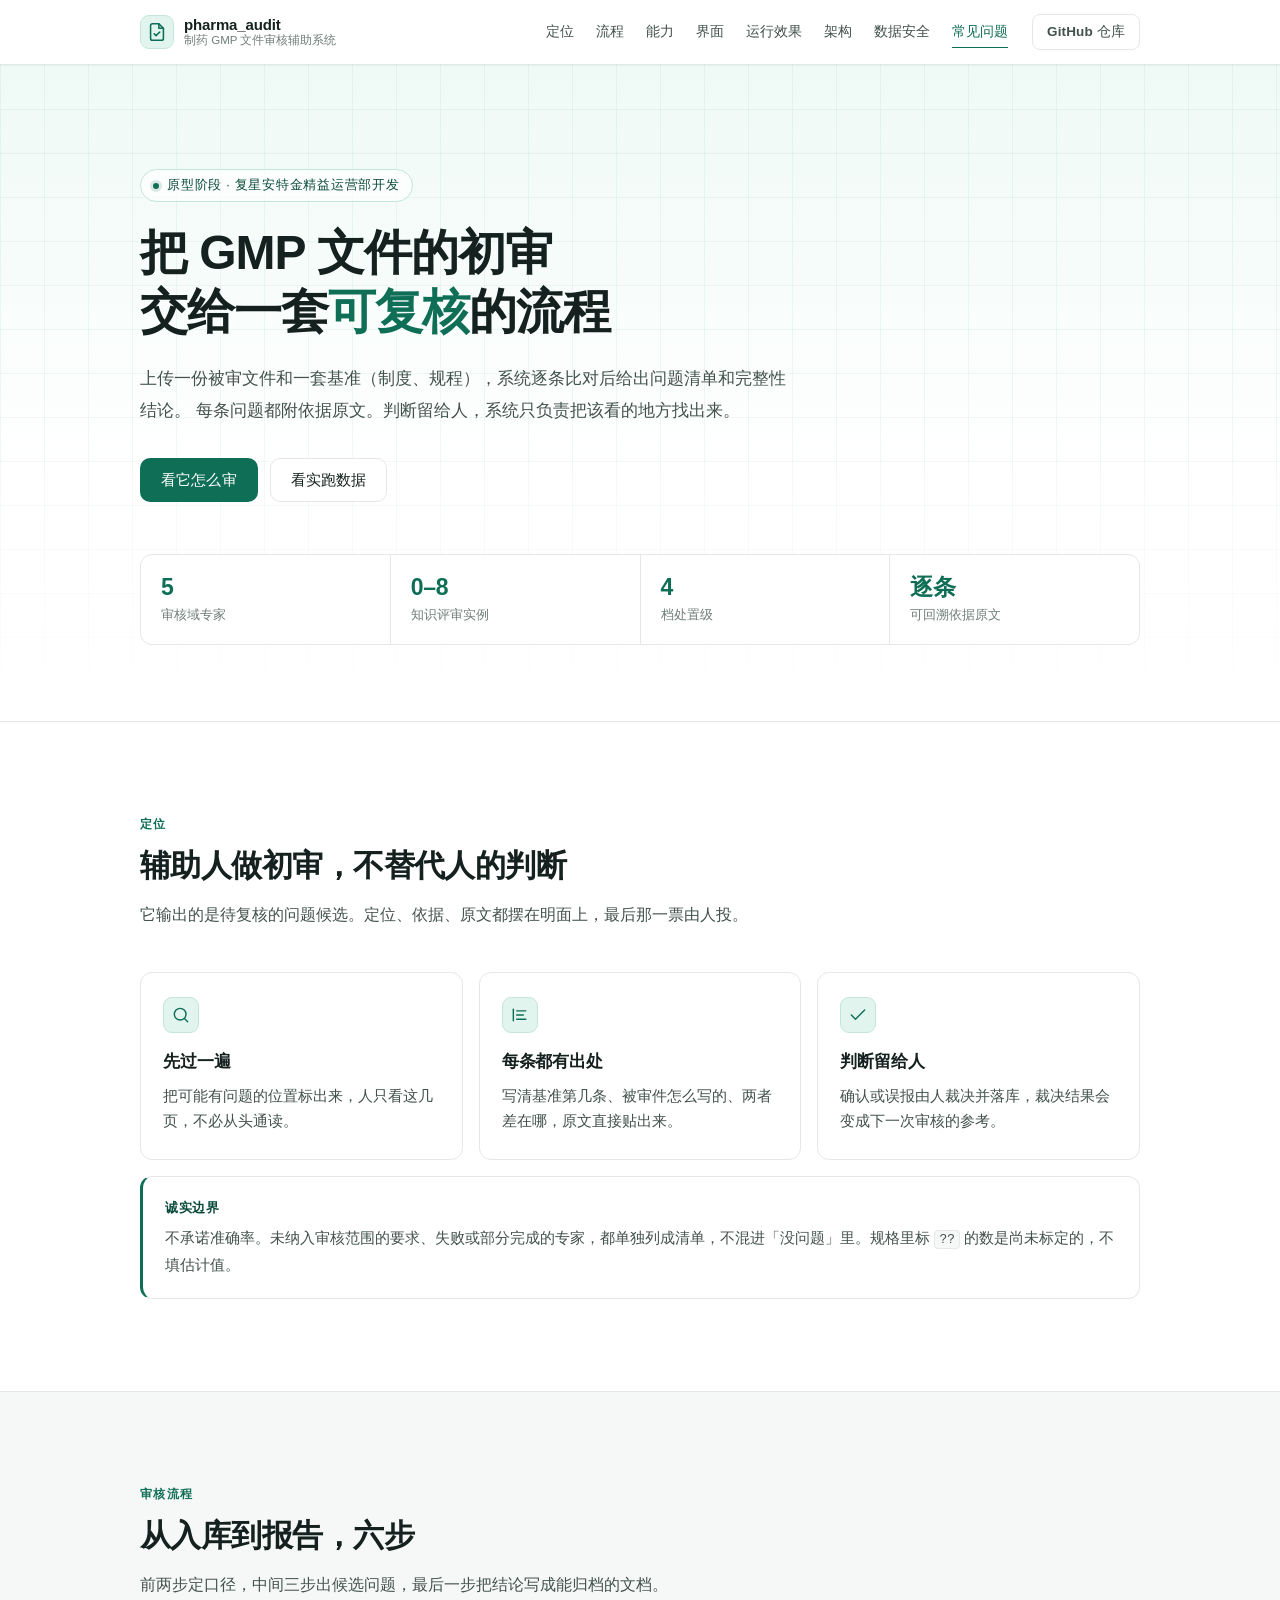
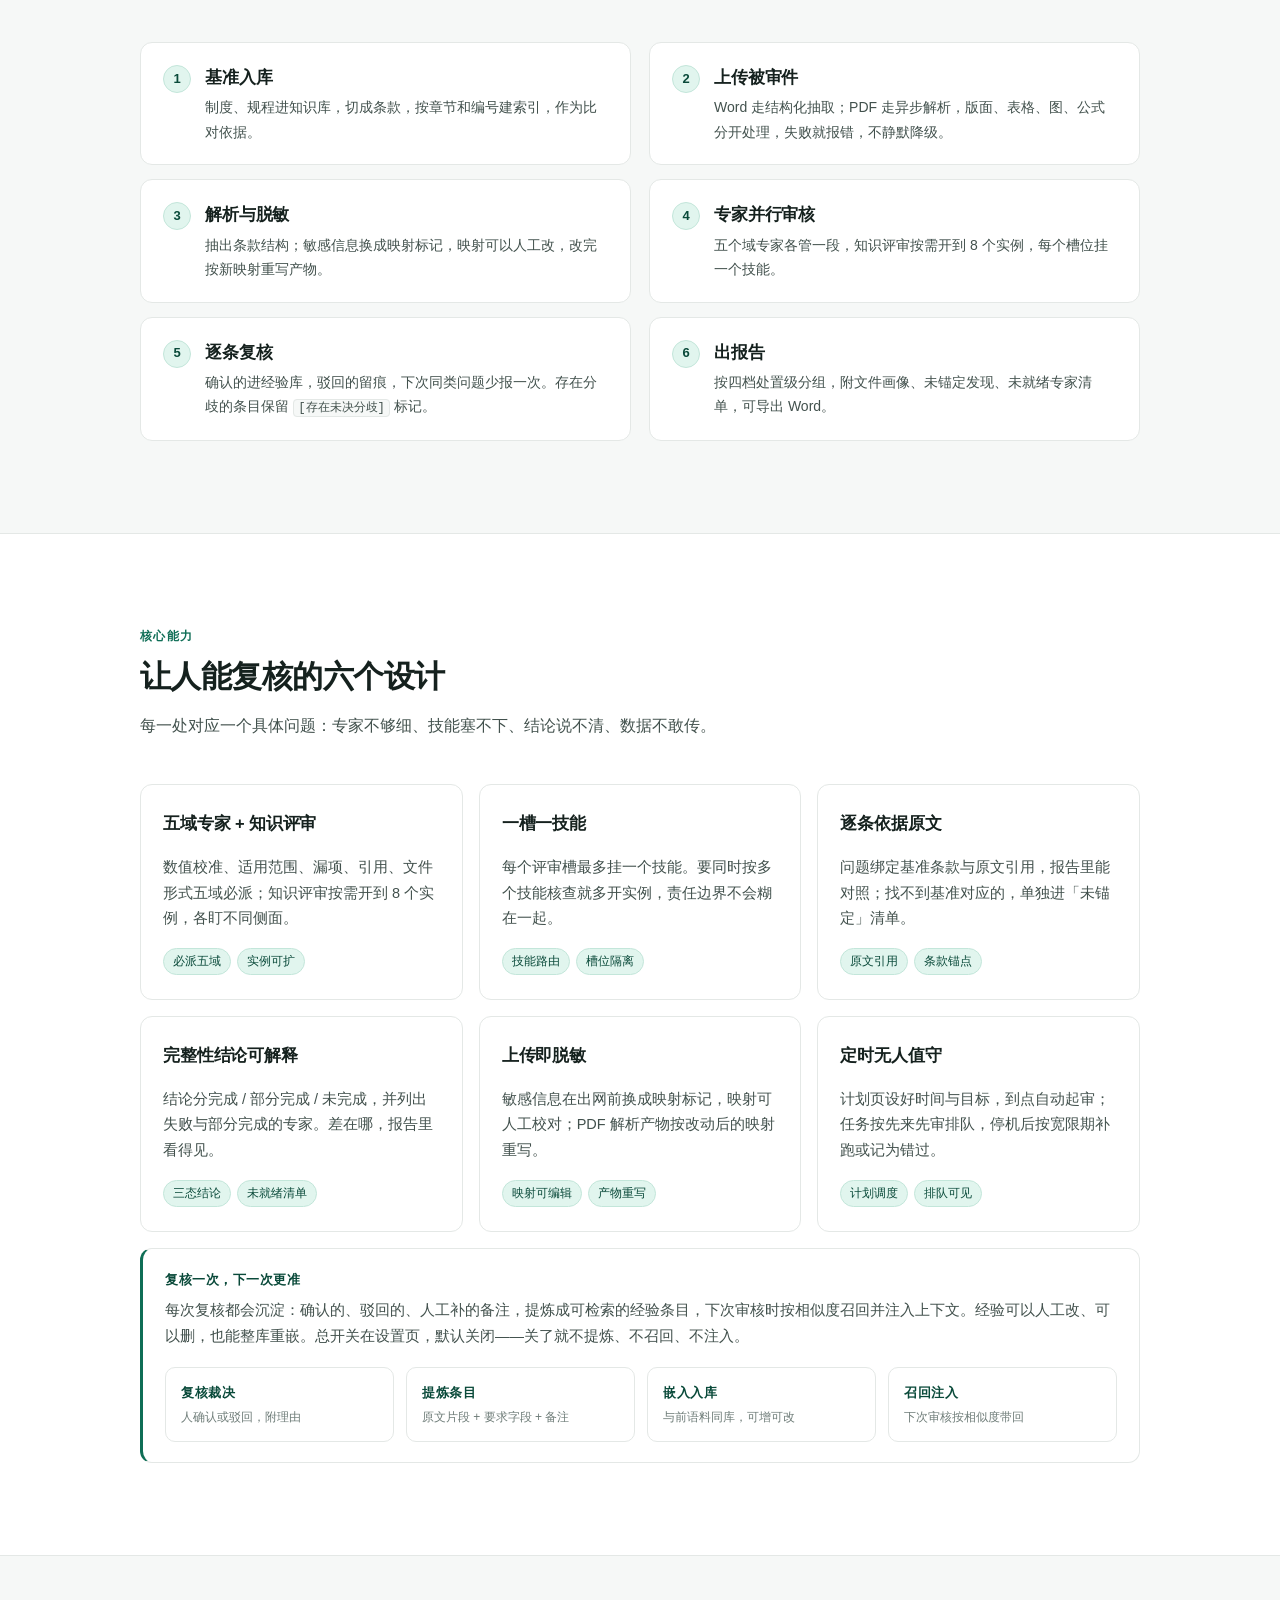
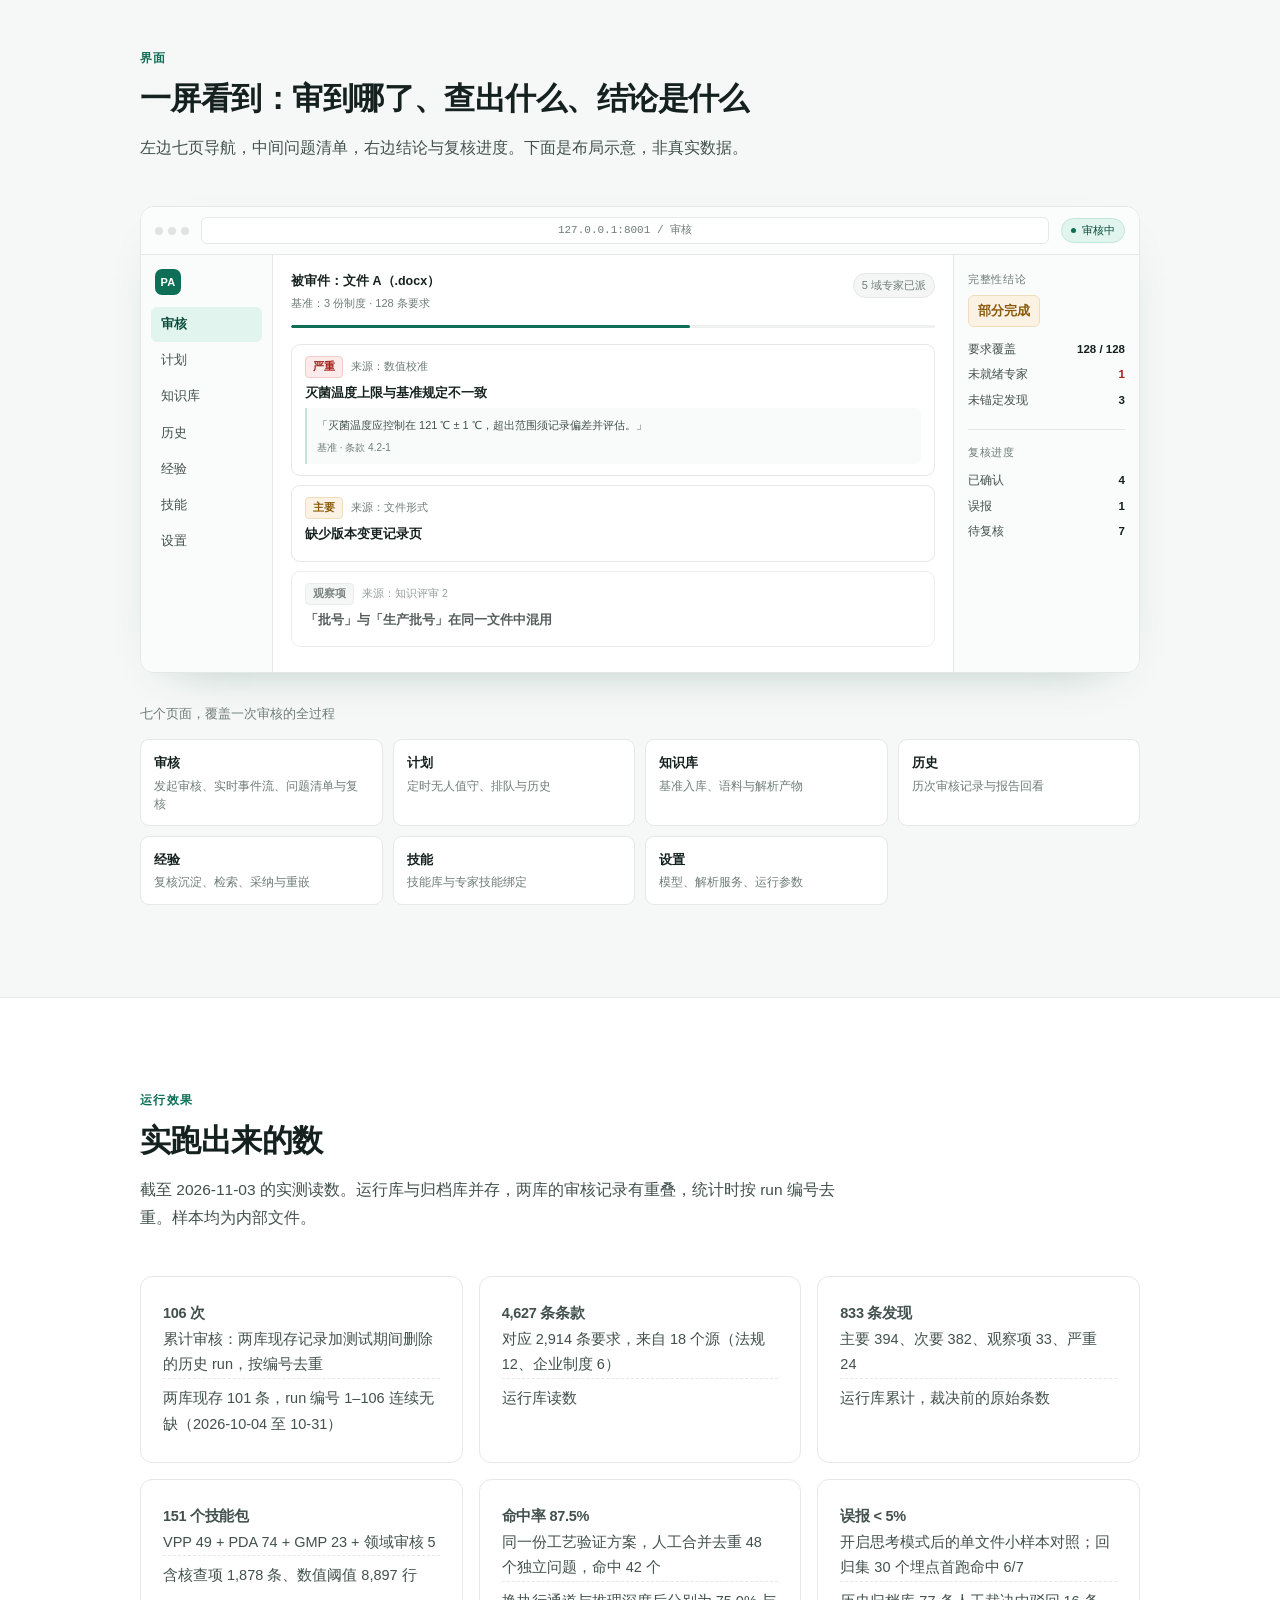
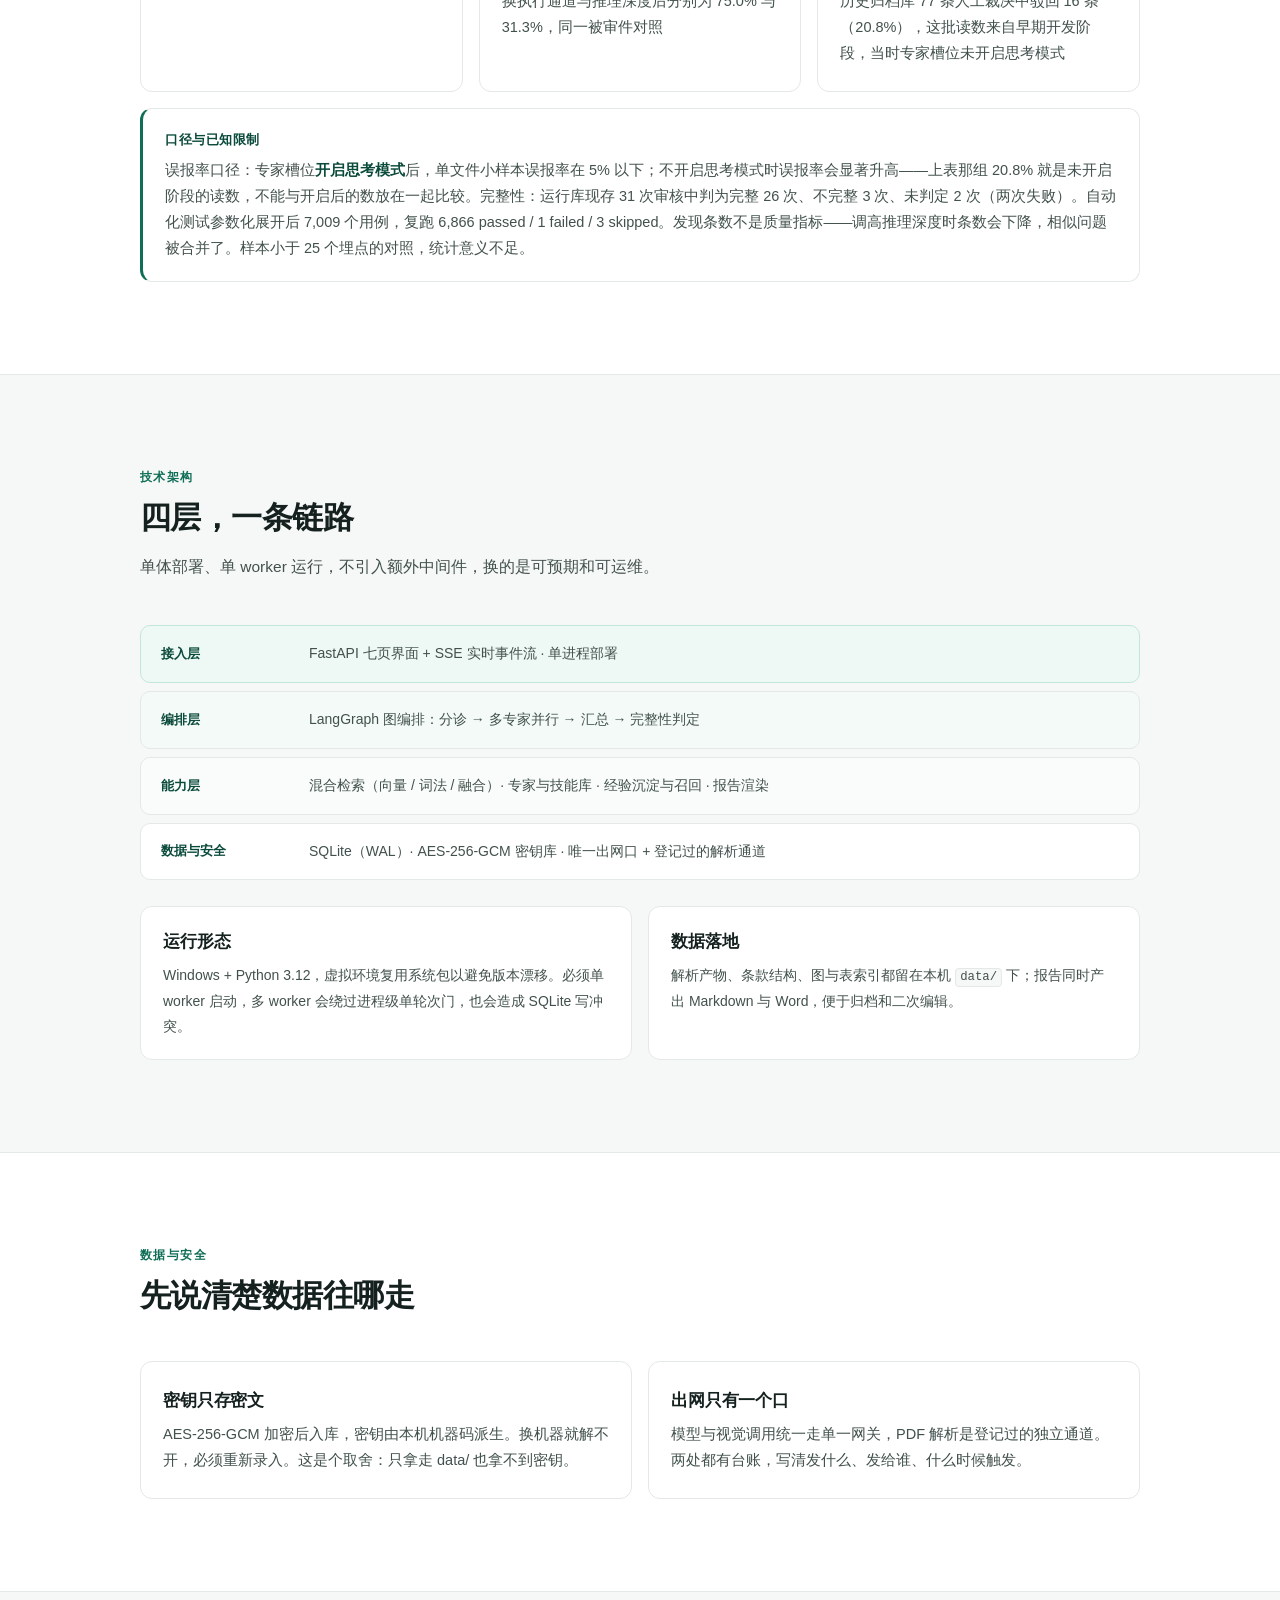
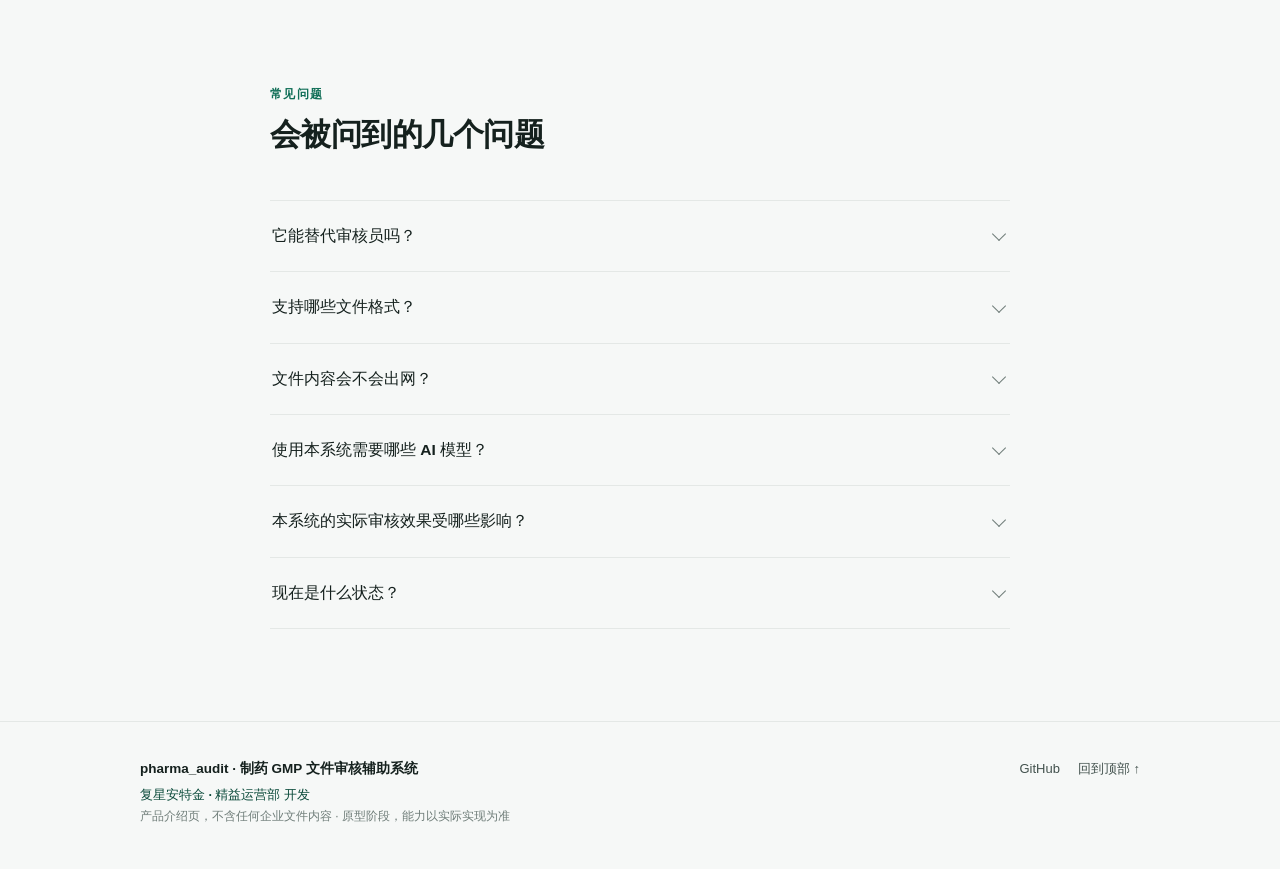
<file: index.html>
<!DOCTYPE html>
<html lang="zh-CN">
<head>
<meta charset="utf-8">
<meta name="viewport" content="width=device-width, initial-scale=1">
<title>制药 GMP 文件审核辅助系统 · 把初审交给一套可复核的流程</title>
<meta name="description" content="制药 GMP 文件审核辅助系统：上传被审文件与基准制度，逐条比对后给出带依据原文的问题清单与完整性结论。系统做初审，判断留给人。">
<meta name="color-scheme" content="light">
<meta property="og:type" content="website">
<meta property="og:title" content="制药 GMP 文件审核辅助系统">
<meta property="og:description" content="把 GMP 文件的初审，交给一套可复核的流程。问题清单 + 完整性结论，每条都带依据原文。">
<meta property="og:url" content="https://wilson1109.github.io/pharma-audit-site/">
<link rel="canonical" href="https://wilson1109.github.io/pharma-audit-site/">
<link rel="icon" href="assets/favicon.svg" type="image/svg+xml">
<link rel="stylesheet" href="assets/css/style.css">
</head>
<body>
<a class="skip" href="#main">跳到正文</a>

<header class="nav" id="nav">
  <div class="wrap nav-inner">
    <a class="brand" href="#top">
      <span class="brand-mark" aria-hidden="true">
        <svg viewBox="0 0 24 24" width="22" height="22" fill="none" stroke="currentColor" stroke-width="1.7" stroke-linecap="round" stroke-linejoin="round">
          <path d="M14 3H7a2 2 0 0 0-2 2v14a2 2 0 0 0 2 2h10a2 2 0 0 0 2-2V8z"/>
          <path d="M14 3v5h5"/>
          <path d="M9 14l2 2 4-4"/>
        </svg>
      </span>
      <span class="brand-text">
        <b>pharma_audit</b>
        <i>制药 GMP 文件审核辅助系统</i>
      </span>
    </a>
    <nav class="nav-links" aria-label="页面导航">
      <a href="#position">定位</a>
      <a href="#flow">流程</a>
      <a href="#capability">能力</a>
      <a href="#ui">界面</a>
      <a href="#results">运行效果</a>
      <a href="#stack">架构</a>
      <a href="#security">数据安全</a>
      <a href="#faq">常见问题</a>
    </nav>
    <a class="btn btn-ghost nav-cta" href="https://github.com/wilson1109/pharma-audit-site" target="_blank" rel="noopener">GitHub 仓库</a>
    <button class="nav-toggle" id="navToggle" aria-label="展开导航" aria-expanded="false" aria-controls="navMobile">
      <span></span><span></span>
    </button>
  </div>
  <div class="nav-mobile" id="navMobile" hidden>
    <a href="#position">定位</a>
    <a href="#flow">流程</a>
    <a href="#capability">能力</a>
    <a href="#ui">界面</a>
    <a href="#results">运行效果</a>
    <a href="#stack">架构</a>
    <a href="#security">数据安全</a>
    <a href="#faq">常见问题</a>
    <a href="https://github.com/wilson1109/pharma-audit-site" target="_blank" rel="noopener">GitHub 仓库</a>
  </div>
</header>

<main id="main">

  <section class="hero" id="top">
    <div class="wrap">
      <p class="eyebrow"><span class="dot" aria-hidden="true"></span>原型阶段 · 复星安特金精益运营部开发</p>
      <h1>把 GMP 文件的初审<br>交给一套<b>可复核</b>的流程</h1>
      <p class="lede">
        上传一份被审文件和一套基准（制度、规程），系统逐条比对后给出问题清单和完整性结论。
        每条问题都附依据原文。判断留给人，系统只负责把该看的地方找出来。
      </p>
      <div class="hero-actions">
        <a class="btn btn-solid" href="#flow">看它怎么审</a>
        <a class="btn btn-line" href="#results">看实跑数据</a>
      </div>
      <dl class="hero-stats">
        <div><dt>5</dt><dd>审核域专家</dd></div>
        <div><dt>0–8</dt><dd>知识评审实例</dd></div>
        <div><dt>4</dt><dd>档处置级</dd></div>
        <div><dt>逐条</dt><dd>可回溯依据原文</dd></div>
      </dl>
    </div>
  </section>

  <section class="section" id="position">
    <div class="wrap">
      <header class="sec-head">
        <p class="kicker">定位</p>
        <h2>辅助人做初审，不替代人的判断</h2>
        <p class="sec-lede">它输出的是待复核的问题候选。定位、依据、原文都摆在明面上，最后那一票由人投。</p>
      </header>
      <div class="grid grid-3">
        <article class="card">
          <span class="card-icon" aria-hidden="true">
            <svg viewBox="0 0 24 24" width="20" height="20" fill="none" stroke="currentColor" stroke-width="1.7" stroke-linecap="round" stroke-linejoin="round"><circle cx="11" cy="11" r="7"/><path d="M20 20l-3.6-3.6"/></svg>
          </span>
          <h3>先过一遍</h3>
          <p>把可能有问题的位置标出来，人只看这几页，不必从头通读。</p>
        </article>
        <article class="card">
          <span class="card-icon" aria-hidden="true">
            <svg viewBox="0 0 24 24" width="20" height="20" fill="none" stroke="currentColor" stroke-width="1.7" stroke-linecap="round" stroke-linejoin="round"><path d="M4 5v14"/><path d="M8 7h11M8 12h8M8 17h11"/></svg>
          </span>
          <h3>每条都有出处</h3>
          <p>写清基准第几条、被审件怎么写的、两者差在哪，原文直接贴出来。</p>
        </article>
        <article class="card">
          <span class="card-icon" aria-hidden="true">
            <svg viewBox="0 0 24 24" width="20" height="20" fill="none" stroke="currentColor" stroke-width="1.7" stroke-linecap="round" stroke-linejoin="round"><path d="M20 6L9 17l-5-5"/></svg>
          </span>
          <h3>判断留给人</h3>
          <p>确认或误报由人裁决并落库，裁决结果会变成下一次审核的参考。</p>
        </article>
      </div>

      <div class="note">
        <b>诚实边界</b>
        <p>不承诺准确率。未纳入审核范围的要求、失败或部分完成的专家，都单独列成清单，不混进「没问题」里。规格里标 <code>??</code> 的数是尚未标定的，不填估计值。</p>
      </div>
    </div>
  </section>

  <section class="section section-soft" id="flow">
    <div class="wrap">
      <header class="sec-head">
        <p class="kicker">审核流程</p>
        <h2>从入库到报告，六步</h2>
        <p class="sec-lede">前两步定口径，中间三步出候选问题，最后一步把结论写成能归档的文档。</p>
      </header>
      <ol class="steps">
        <li>
          <span class="step-n">1</span>
          <div><h3>基准入库</h3><p>制度、规程进知识库，切成条款，按章节和编号建索引，作为比对依据。</p></div>
        </li>
        <li>
          <span class="step-n">2</span>
          <div><h3>上传被审件</h3><p>Word 走结构化抽取；PDF 走异步解析，版面、表格、图、公式分开处理，失败就报错，不静默降级。</p></div>
        </li>
        <li>
          <span class="step-n">3</span>
          <div><h3>解析与脱敏</h3><p>抽出条款结构；敏感信息换成映射标记，映射可以人工改，改完按新映射重写产物。</p></div>
        </li>
        <li>
          <span class="step-n">4</span>
          <div><h3>专家并行审核</h3><p>五个域专家各管一段，知识评审按需开到 8 个实例，每个槽位挂一个技能。</p></div>
        </li>
        <li>
          <span class="step-n">5</span>
          <div><h3>逐条复核</h3><p>确认的进经验库，驳回的留痕，下次同类问题少报一次。存在分歧的条目保留 <code>[存在未决分歧]</code> 标记。</p></div>
        </li>
        <li>
          <span class="step-n">6</span>
          <div><h3>出报告</h3><p>按四档处置级分组，附文件画像、未锚定发现、未就绪专家清单，可导出 Word。</p></div>
        </li>
      </ol>
    </div>
  </section>

  <section class="section" id="capability">
    <div class="wrap">
      <header class="sec-head">
        <p class="kicker">核心能力</p>
        <h2>让人能复核的六个设计</h2>
        <p class="sec-lede">每一处对应一个具体问题：专家不够细、技能塞不下、结论说不清、数据不敢传。</p>
      </header>
      <div class="grid grid-3">
        <article class="card card-tall">
          <h3>五域专家 + 知识评审</h3>
          <p>数值校准、适用范围、漏项、引用、文件形式五域必派；知识评审按需开到 8 个实例，各盯不同侧面。</p>
          <p class="tags"><span>必派五域</span><span>实例可扩</span></p>
        </article>
        <article class="card card-tall">
          <h3>一槽一技能</h3>
          <p>每个评审槽最多挂一个技能。要同时按多个技能核查就多开实例，责任边界不会糊在一起。</p>
          <p class="tags"><span>技能路由</span><span>槽位隔离</span></p>
        </article>
        <article class="card card-tall">
          <h3>逐条依据原文</h3>
          <p>问题绑定基准条款与原文引用，报告里能对照；找不到基准对应的，单独进「未锚定」清单。</p>
          <p class="tags"><span>原文引用</span><span>条款锚点</span></p>
        </article>
        <article class="card card-tall">
          <h3>完整性结论可解释</h3>
          <p>结论分完成 / 部分完成 / 未完成，并列出失败与部分完成的专家。差在哪，报告里看得见。</p>
          <p class="tags"><span>三态结论</span><span>未就绪清单</span></p>
        </article>
        <article class="card card-tall">
          <h3>上传即脱敏</h3>
          <p>敏感信息在出网前换成映射标记，映射可人工校对；PDF 解析产物按改动后的映射重写。</p>
          <p class="tags"><span>映射可编辑</span><span>产物重写</span></p>
        </article>
        <article class="card card-tall">
          <h3>定时无人值守</h3>
          <p>计划页设好时间与目标，到点自动起审；任务按先来先审排队，停机后按宽限期补跑或记为错过。</p>
          <p class="tags"><span>计划调度</span><span>排队可见</span></p>
        </article>
      </div>

      <div class="note">
        <b>复核一次，下一次更准</b>
        <p>每次复核都会沉淀：确认的、驳回的、人工补的备注，提炼成可检索的经验条目，下次审核时按相似度召回并注入上下文。经验可以人工改、可以删，也能整库重嵌。总开关在设置页，默认关闭——关了就不提炼、不召回、不注入。</p>
        <div class="exp">
          <div class="exp-step"><b>复核裁决</b><span>人确认或驳回，附理由</span></div>
          <div class="exp-step"><b>提炼条目</b><span>原文片段 + 要求字段 + 备注</span></div>
          <div class="exp-step"><b>嵌入入库</b><span>与前语料同库，可增可改</span></div>
          <div class="exp-step"><b>召回注入</b><span>下次审核按相似度带回</span></div>
        </div>
      </div>
    </div>
  </section>

  <section class="section section-soft" id="ui">
    <div class="wrap">
      <header class="sec-head">
        <p class="kicker">界面</p>
        <h2>一屏看到：审到哪了、查出什么、结论是什么</h2>
        <p class="sec-lede">左边七页导航，中间问题清单，右边结论与复核进度。下面是布局示意，非真实数据。</p>
      </header>

      <div class="mock" role="img" aria-label="审核页界面布局示意：左侧七页导航，中间为带严重度与依据原文的问题清单，右侧为完整性结论与复核进度">
        <div class="mock-bar">
          <span class="mock-dots" aria-hidden="true"><i></i><i></i><i></i></span>
          <span class="mock-url">127.0.0.1:8001 / 审核</span>
          <span class="mock-live"><i aria-hidden="true"></i>审核中</span>
        </div>
        <div class="mock-body">
          <aside class="mock-side">
            <div class="mock-logo">PA</div>
            <ul>
              <li class="on">审核</li>
              <li>计划</li>
              <li>知识库</li>
              <li>历史</li>
              <li>经验</li>
              <li>技能</li>
              <li>设置</li>
            </ul>
          </aside>
          <div class="mock-main">
            <div class="mock-head">
              <div>
                <b>被审件：文件 A（.docx）</b>
                <span>基准：3 份制度 · 128 条要求</span>
              </div>
              <span class="mock-chip">5 域专家已派</span>
            </div>
            <div class="mock-progress"><i style="width:62%"></i></div>

            <div class="fin">
              <div class="fin-top"><span class="sev sev-1">严重</span><span class="fin-src">来源：数值校准</span></div>
              <p class="fin-title">灭菌温度上限与基准规定不一致</p>
              <blockquote>「灭菌温度应控制在 121 ℃ ± 1 ℃，超出范围须记录偏差并评估。」<cite>基准 · 条款 4.2-1</cite></blockquote>
            </div>

            <div class="fin">
              <div class="fin-top"><span class="sev sev-2">主要</span><span class="fin-src">来源：文件形式</span></div>
              <p class="fin-title">缺少版本变更记录页</p>
            </div>

            <div class="fin fin-dim">
              <div class="fin-top"><span class="sev sev-4">观察项</span><span class="fin-src">来源：知识评审 2</span></div>
              <p class="fin-title">「批号」与「生产批号」在同一文件中混用</p>
            </div>
          </div>
          <aside class="mock-right">
            <p class="panel-t">完整性结论</p>
            <p class="verdict">部分完成</p>
            <p class="kv"><span>要求覆盖</span><b>128 / 128</b></p>
            <p class="kv"><span>未就绪专家</span><b class="warn">1</b></p>
            <p class="kv"><span>未锚定发现</span><b>3</b></p>
            <p class="panel-t">复核进度</p>
            <p class="kv"><span>已确认</span><b>4</b></p>
            <p class="kv"><span>误报</span><b>1</b></p>
            <p class="kv"><span>待复核</span><b>7</b></p>
          </aside>
        </div>
      </div>

      <div class="pages-strip">
        <p class="pages-title">七个页面，覆盖一次审核的全过程</p>
        <ul class="pages-list">
          <li><b>审核</b><span>发起审核、实时事件流、问题清单与复核</span></li>
          <li><b>计划</b><span>定时无人值守、排队与历史</span></li>
          <li><b>知识库</b><span>基准入库、语料与解析产物</span></li>
          <li><b>历史</b><span>历次审核记录与报告回看</span></li>
          <li><b>经验</b><span>复核沉淀、检索、采纳与重嵌</span></li>
          <li><b>技能</b><span>技能库与专家技能绑定</span></li>
          <li><b>设置</b><span>模型、解析服务、运行参数</span></li>
        </ul>
      </div>
    </div>
  </section>

  <section class="section" id="results">
    <div class="wrap">
      <header class="sec-head">
        <p class="kicker">运行效果</p>
        <h2>实跑出来的数</h2>
        <p class="sec-lede">截至 2026-11-03 的实测读数。运行库与归档库并存，两库的审核记录有重叠，统计时按 run 编号去重。样本均为内部文件。</p>
      </header>
      <div class="grid grid-3">
        <article class="card">
          <p class="stat-num">106 次</p>
          <p class="stat-label">累计审核：两库现存记录加测试期间删除的历史 run，按编号去重</p>
          <p class="stat-note">两库现存 101 条，run 编号 1–106 连续无缺（2026-10-04 至 10-31）</p>
        </article>
        <article class="card">
          <p class="stat-num">4,627 条条款</p>
          <p class="stat-label">对应 2,914 条要求，来自 18 个源（法规 12、企业制度 6）</p>
          <p class="stat-note">运行库读数</p>
        </article>
        <article class="card">
          <p class="stat-num">833 条发现</p>
          <p class="stat-label">主要 394、次要 382、观察项 33、严重 24</p>
          <p class="stat-note">运行库累计，裁决前的原始条数</p>
        </article>
        <article class="card">
          <p class="stat-num">151 个技能包</p>
          <p class="stat-label">VPP 49 + PDA 74 + GMP 23 + 领域审核 5</p>
          <p class="stat-note">含核查项 1,878 条、数值阈值 8,897 行</p>
        </article>
        <article class="card">
          <p class="stat-num">命中率 87.5%</p>
          <p class="stat-label">同一份工艺验证方案，人工合并去重 48 个独立问题，命中 42 个</p>
          <p class="stat-note">换执行通道与推理深度后分别为 75.0% 与 31.3%，同一被审件对照</p>
        </article>
        <article class="card">
          <p class="stat-num">误报 &lt; 5%</p>
          <p class="stat-label">开启思考模式后的单文件小样本对照；回归集 30 个埋点首跑命中 6/7</p>
          <p class="stat-note">历史归档库 77 条人工裁决中驳回 16 条（20.8%），这批读数来自早期开发阶段，当时专家槽位未开启思考模式</p>
        </article>
      </div>

      <div class="note">
        <b>口径与已知限制</b>
        <p>误报率口径：专家槽位<strong>开启思考模式</strong>后，单文件小样本误报率在 5% 以下；不开启思考模式时误报率会显著升高——上表那组 20.8% 就是未开启阶段的读数，不能与开启后的数放在一起比较。完整性：运行库现存 31 次审核中判为完整 26 次、不完整 3 次、未判定 2 次（两次失败）。自动化测试参数化展开后 7,009 个用例，复跑 6,866 passed / 1 failed / 3 skipped。发现条数不是质量指标——调高推理深度时条数会下降，相似问题被合并了。样本小于 25 个埋点的对照，统计意义不足。</p>
      </div>
    </div>
  </section>

  <section class="section section-soft" id="stack">
    <div class="wrap">
      <header class="sec-head">
        <p class="kicker">技术架构</p>
        <h2>四层，一条链路</h2>
        <p class="sec-lede">单体部署、单 worker 运行，不引入额外中间件，换的是可预期和可运维。</p>
      </header>

      <div class="stack">
        <div class="layer layer-1">
          <p class="layer-t">接入层</p>
          <p class="layer-d">FastAPI 七页界面 + SSE 实时事件流 · 单进程部署</p>
        </div>
        <div class="layer layer-2">
          <p class="layer-t">编排层</p>
          <p class="layer-d">LangGraph 图编排：分诊 → 多专家并行 → 汇总 → 完整性判定</p>
        </div>
        <div class="layer layer-3">
          <p class="layer-t">能力层</p>
          <p class="layer-d">混合检索（向量 / 词法 / 融合）· 专家与技能库 · 经验沉淀与召回 · 报告渲染</p>
        </div>
        <div class="layer layer-4">
          <p class="layer-t">数据与安全</p>
          <p class="layer-d">SQLite（WAL）· AES-256-GCM 密钥库 · 唯一出网口 + 登记过的解析通道</p>
        </div>
      </div>

      <div class="grid grid-2 tech-notes">
        <div class="mini">
          <h3>运行形态</h3>
          <p>Windows + Python 3.12，虚拟环境复用系统包以避免版本漂移。必须单 worker 启动，多 worker 会绕过进程级单轮次门，也会造成 SQLite 写冲突。</p>
        </div>
        <div class="mini">
          <h3>数据落地</h3>
          <p>解析产物、条款结构、图与表索引都留在本机 <code>data/</code> 下；报告同时产出 Markdown 与 Word，便于归档和二次编辑。</p>
        </div>
      </div>
    </div>
  </section>

  <section class="section" id="security">
    <div class="wrap">
      <header class="sec-head">
        <p class="kicker">数据与安全</p>
        <h2>先说清楚数据往哪走</h2>
      </header>
      <div class="grid grid-2">
        <article class="card">
          <h3>密钥只存密文</h3>
          <p>AES-256-GCM 加密后入库，密钥由本机机器码派生。换机器就解不开，必须重新录入。这是个取舍：只拿走 data/ 也拿不到密钥。</p>
        </article>
        <article class="card">
          <h3>出网只有一个口</h3>
          <p>模型与视觉调用统一走单一网关，PDF 解析是登记过的独立通道。两处都有台账，写清发什么、发给谁、什么时候触发。</p>
        </article>
      </div>
    </div>
  </section>

  <section class="section section-soft" id="faq">
    <div class="wrap wrap-narrow">
      <header class="sec-head">
        <p class="kicker">常见问题</p>
        <h2>会被问到的几个问题</h2>
      </header>
      <details>
        <summary>它能替代审核员吗？</summary>
        <p>不能，也没这么设计。它输出的是待复核的问题候选：定位、依据、原文都给了，判断仍由人下。报告里每条都留着复核位。</p>
      </details>
      <details>
        <summary>支持哪些文件格式？</summary>
        <p>Word（.doc / .docx）走结构化抽取；PDF 走异步解析任务，版面、表格、图与公式分开处理，扫描件另做 OCR 复核。解析失败会明确报错，不会静默降级成本地粗解析。</p>
      </details>
      <details>
        <summary>文件内容会不会出网？</summary>
        <p>会，但边界是明确的：条款文本发往所配置的模型端点，PDF 只发文件字节或页面图像，不发审核问题与报告内容。去向在项目外发台账里逐条登记，需使用方确认后才允许。</p>
      </details>
      <details>
        <summary>使用本系统需要哪些 AI 模型？</summary>
        <p>三类，都在设置页自己配，不用改代码：<br>
        ① <b>聊天模型</b>——审核链路的主力，图片与公式转写也走它（DeepSeek 官方端点已跑通）；<br>
        ② <b>嵌入模型</b>——语料与经验的向量化和检索（bge-m3 已跑通）；<br>
        ③ <b>PDF 解析服务</b>——MinerU 做主解析、PaddleOCR 做扫描件复核，地址由使用方填。<br>
        密钥只在本机加密入库，不进配置文件。换供应商只要改配置行。</p>
      </details>
      <details>
        <summary>本系统的实际审核效果受哪些影响？</summary>
        <p>系统调用的 LLM 模型能力、思考深度会显著影响实际审核效果。同一份被审件只换执行通道与推理深度，命中率就从 87.5% 掉到 75.0% 和 31.3%——模型是这套系统里最大的变量。误报率也一样：专家槽位不开启思考模式时误报率显著升高，开启后降到 5% 以下。</p>
      </details>
      <details>
        <summary>现在是什么状态？</summary>
        <p>原型阶段，由复星安特金精益运营部开发，七个页面与主链路都可用，功能仍在收敛，规格与缺陷逐条登记。页面上的能力描述以当前实现为准，不承诺准确率数字。</p>
      </details>
    </div>
  </section>

</main>

<footer class="foot">
  <div class="wrap foot-inner">
    <div>
      <p class="foot-brand">pharma_audit · 制药 GMP 文件审核辅助系统</p>
      <p class="foot-org">复星安特金 · 精益运营部 开发</p>
      <p class="foot-note">产品介绍页，不含任何企业文件内容 · 原型阶段，能力以实际实现为准</p>
    </div>
    <div class="foot-links">
      <a href="https://github.com/wilson1109/pharma-audit-site" target="_blank" rel="noopener">GitHub</a>
      <a href="#top">回到顶部 ↑</a>
    </div>
  </div>
</footer>

<script src="assets/js/main.js" defer></script>
</body>
</html>
</file>
<file: assets/css/style.css>
/* pharma_audit · 站点样式
   纯静态、无外部依赖：不引 CDN 字体，不引框架。 */

:root{
  --brand:#0f6e56;
  --brand-ink:#0a4a3a;
  --brand-soft:#e1f5ee;
  --brand-line:#c3e6da;
  --ink:#15211e;
  --ink-2:#42514d;
  --muted:#6f7d79;
  --line:#e4e8e6;
  --line-2:#eef1f0;
  --bg:#ffffff;
  --bg-soft:#f6f8f7;
  --radius:12px;
  --wrap:1080px;
  --font:-apple-system,BlinkMacSystemFont,"Segoe UI","PingFang SC","Hiragino Sans GB","Microsoft YaHei",sans-serif;
  --mono:ui-monospace,SFMono-Regular,"Cascadia Mono",Consolas,monospace;
}

*{box-sizing:border-box}
html{-webkit-text-size-adjust:100%;scroll-behavior:smooth}
body{
  margin:0;
  font-family:var(--font);
  font-size:16px;
  line-height:1.7;
  color:var(--ink);
  background:var(--bg);
  -webkit-font-smoothing:antialiased;
}
img,svg{max-width:100%}
a{color:inherit;text-decoration:none}
code{font-family:var(--mono);font-size:.88em;background:var(--bg-soft);border:1px solid var(--line);border-radius:4px;padding:.1em .35em}

.wrap{width:100%;max-width:var(--wrap);margin:0 auto;padding:0 clamp(20px,5vw,40px)}
.wrap-narrow{max-width:820px}

.skip{position:absolute;left:-9999px}
.skip:focus{left:12px;top:12px;z-index:99;background:#fff;padding:8px 14px;border:1px solid var(--line);border-radius:8px}

/* ── 导航 ───────────────────────────────────────────── */
.nav{
  position:sticky;top:0;z-index:50;
  background:rgba(255,255,255,.88);
  backdrop-filter:saturate(160%) blur(10px);
  border-bottom:1px solid var(--line);
}
.nav-inner{display:flex;align-items:center;gap:24px;height:64px}
.brand{display:flex;align-items:center;gap:10px;flex:0 0 auto}
.brand-mark{
  display:grid;place-items:center;width:34px;height:34px;
  border-radius:9px;background:var(--brand-soft);color:var(--brand);
  border:1px solid var(--brand-line);
}
.brand-text{display:flex;flex-direction:column;line-height:1.2}
.brand-text b{font-size:15px;font-weight:650;letter-spacing:-.01em}
.brand-text i{font-style:normal;font-size:11.5px;color:var(--muted)}
.nav-links{display:flex;gap:22px;margin-left:auto;font-size:14px;color:var(--ink-2)}
.nav-links a{padding:4px 0;border-bottom:1.5px solid transparent;transition:color .18s,border-color .18s}
.nav-links a:hover,.nav-links a.active{color:var(--brand);border-bottom-color:var(--brand)}
.nav-cta{flex:0 0 auto}
.nav-toggle{
  display:none;margin-left:auto;width:40px;height:36px;border:1px solid var(--line);
  background:#fff;border-radius:8px;padding:0;cursor:pointer;
}
.nav-toggle span{display:block;width:16px;height:1.5px;background:var(--ink-2);margin:4px auto}
.nav-mobile{display:none;flex-direction:column;border-top:1px solid var(--line);padding:8px clamp(20px,5vw,40px) 16px;background:#fff}
.nav-mobile a{padding:11px 2px;border-bottom:1px solid var(--line-2);font-size:15px;color:var(--ink-2)}
.nav-mobile.is-open{display:flex}

/* ── 按钮 ───────────────────────────────────────────── */
.btn{
  display:inline-flex;align-items:center;justify-content:center;
  height:44px;padding:0 20px;border-radius:10px;
  font-size:14.5px;font-weight:550;letter-spacing:.01em;
  border:1px solid transparent;transition:background .18s,color .18s,border-color .18s,transform .18s;
  cursor:pointer;
}
.btn:active{transform:translateY(1px)}
.btn-solid{background:var(--brand);color:#fff}
.btn-solid:hover{background:var(--brand-ink)}
.btn-line{border-color:var(--line);color:var(--ink);background:#fff}
.btn-line:hover{border-color:var(--brand-line);color:var(--brand);background:var(--brand-soft)}
.btn-ghost{height:36px;padding:0 14px;font-size:13.5px;border-color:var(--line);color:var(--ink-2);background:#fff;border-radius:8px}
.btn-ghost:hover{border-color:var(--brand-line);color:var(--brand)}

/* ── 首屏 ───────────────────────────────────────────── */
.hero{
  position:relative;
  padding:clamp(60px,9vw,104px) 0 clamp(48px,7vw,76px);
  border-bottom:1px solid var(--line);
  background:
    linear-gradient(180deg,rgba(225,245,238,.55),rgba(255,255,255,0) 62%),
    var(--bg);
}
.hero::before{
  content:"";position:absolute;inset:0;
  background-image:
    linear-gradient(to right,rgba(15,110,86,.055) 1px,transparent 1px),
    linear-gradient(to bottom,rgba(15,110,86,.055) 1px,transparent 1px);
  background-size:44px 44px;
  mask-image:linear-gradient(180deg,#000 0%,#000 55%,transparent 100%);
  -webkit-mask-image:linear-gradient(180deg,#000 0%,#000 55%,transparent 100%);
  pointer-events:none;
}
.hero .wrap{position:relative}
.eyebrow{
  display:inline-flex;align-items:center;gap:8px;
  margin:0 0 22px;font-size:12.5px;letter-spacing:.06em;
  color:var(--brand-ink);background:rgba(255,255,255,.7);
  border:1px solid var(--brand-line);border-radius:999px;padding:5px 12px;
}
.dot{width:6px;height:6px;border-radius:50%;background:var(--brand);box-shadow:0 0 0 3px rgba(15,110,86,.14)}
h1{
  margin:0 0 22px;
  font-size:clamp(30px,4.7vw,48px);
  line-height:1.22;font-weight:650;letter-spacing:-.022em;
}
h1 b{color:var(--brand);font-weight:650}
.lede{max-width:660px;margin:0 0 32px;font-size:clamp(15.5px,1.5vw,17px);color:var(--ink-2);line-height:1.85}
.lede b{color:var(--ink);font-weight:600}
.hero-actions{display:flex;flex-wrap:wrap;gap:12px;margin-bottom:clamp(36px,5vw,52px)}
.hero-stats{
  display:grid;grid-template-columns:repeat(4,minmax(0,1fr));gap:1px;
  margin:0;background:var(--line);border:1px solid var(--line);border-radius:var(--radius);
  overflow:hidden;
}
.hero-stats>div{background:#fff;padding:18px 20px}
.hero-stats dt{font-size:clamp(19px,2.2vw,23px);font-weight:650;color:var(--brand);letter-spacing:-.01em;line-height:1.3}
.hero-stats dd{margin:2px 0 0;font-size:12.5px;color:var(--muted)}

/* ── 通用区块 ────────────────────────────────────────── */
.section{padding:clamp(56px,8vw,92px) 0;border-bottom:1px solid var(--line)}
.section-soft{background:var(--bg-soft)}
.sec-head{max-width:700px;margin-bottom:clamp(32px,4vw,44px)}
.kicker{
  margin:0 0 10px;font-size:12px;font-weight:600;letter-spacing:.12em;
  text-transform:uppercase;color:var(--brand);
}
h2{margin:0 0 14px;font-size:clamp(23px,3vw,31px);line-height:1.35;font-weight:650;letter-spacing:-.018em}
.sec-lede{margin:0;color:var(--ink-2);font-size:15.5px;line-height:1.8}
h3{margin:0 0 8px;font-size:16.5px;font-weight:620;letter-spacing:-.008em}

/* ── 卡片 ───────────────────────────────────────────── */
.grid{display:grid;gap:16px}
.grid-2{grid-template-columns:repeat(2,minmax(0,1fr))}
.grid-3{grid-template-columns:repeat(3,minmax(0,1fr))}
.card{
  background:#fff;border:1px solid var(--line);border-radius:var(--radius);
  padding:24px 22px;transition:border-color .2s,box-shadow .2s,transform .2s;
}
.section-soft .card{background:#fff}
.card:hover{border-color:var(--brand-line);box-shadow:0 6px 22px -14px rgba(10,74,58,.4)}
.card p{margin:0;font-size:14.5px;color:var(--ink-2);line-height:1.78}
.card-icon{
  display:grid;place-items:center;width:36px;height:36px;margin-bottom:14px;
  border-radius:9px;background:var(--brand-soft);color:var(--brand);
  border:1px solid var(--brand-line);
}
.card-tall{display:flex;flex-direction:column;gap:10px}
.tags{display:flex;flex-wrap:wrap;gap:6px;margin-top:auto!important;padding-top:6px}
.tags span{
  font-size:11.5px;color:var(--brand-ink);background:var(--brand-soft);
  border:1px solid var(--brand-line);border-radius:999px;padding:2px 9px;
}

/* ── 诚实边界提示 ─────────────────────────────────────── */
.note{
  margin-top:16px;padding:20px 22px;border-radius:var(--radius);
  background:#fff;border:1px solid var(--line);border-left:3px solid var(--brand);
}
.note b{display:block;margin-bottom:6px;font-size:13px;letter-spacing:.04em;color:var(--brand-ink)}
.note strong{font-weight:600;color:var(--brand-ink)}
.note p{margin:0;font-size:14.5px;color:var(--ink-2);line-height:1.8}

/* ── 流程 ───────────────────────────────────────────── */
.steps{
  list-style:none;counter-reset:none;margin:0;padding:0;
  display:grid;grid-template-columns:repeat(2,minmax(0,1fr));gap:14px 18px;
}
.steps li{
  display:flex;gap:14px;background:#fff;border:1px solid var(--line);
  border-radius:var(--radius);padding:20px 22px;
}
.step-n{
  flex:0 0 auto;display:grid;place-items:center;width:28px;height:28px;
  border-radius:50%;background:var(--brand-soft);color:var(--brand-ink);
  border:1px solid var(--brand-line);font-size:13px;font-weight:650;
  margin-top:2px;
}
.steps h3{margin-bottom:4px}
.steps p{margin:0;font-size:14px;color:var(--ink-2);line-height:1.75}

/* ── 界面示意 ────────────────────────────────────────── */
.mock{
  border:1px solid var(--line);border-radius:14px;background:#fff;
  box-shadow:0 18px 50px -34px rgba(10,74,58,.45);
  overflow:hidden;font-size:12.5px;
}
.mock-bar{
  display:flex;align-items:center;gap:12px;
  padding:10px 14px;border-bottom:1px solid var(--line);background:#fbfcfc;
}
.mock-dots{display:flex;gap:5px}
.mock-dots i{width:8px;height:8px;border-radius:50%;background:#dfe4e2}
.mock-url{
  flex:1;font-family:var(--mono);font-size:11px;color:var(--muted);
  background:#fff;border:1px solid var(--line);border-radius:6px;padding:3px 10px;
  text-align:center;overflow:hidden;white-space:nowrap;text-overflow:ellipsis;
}
.mock-live{
  display:inline-flex;align-items:center;gap:6px;font-size:11px;color:var(--brand-ink);
  background:var(--brand-soft);border:1px solid var(--brand-line);border-radius:999px;padding:2px 9px;
}
.mock-live i{width:5px;height:5px;border-radius:50%;background:var(--brand)}
.mock-body{display:grid;grid-template-columns:132px minmax(0,1fr) 186px;min-height:340px}

.mock-side{background:#fafbfb;border-right:1px solid var(--line);padding:14px 10px}
.mock-logo{
  display:grid;place-items:center;width:26px;height:26px;margin:0 0 12px 4px;
  border-radius:7px;background:var(--brand);color:#fff;font-size:11px;font-weight:650;letter-spacing:.02em;
}
.mock-side ul{list-style:none;margin:0;padding:0;display:flex;flex-direction:column;gap:1px}
.mock-side li{
  padding:7px 10px;border-radius:6px;color:var(--ink-2);font-size:12.5px;
}
.mock-side li.on{background:var(--brand-soft);color:var(--brand-ink);font-weight:600}

.mock-main{padding:16px 18px;min-width:0}
.mock-head{display:flex;align-items:flex-start;justify-content:space-between;gap:12px;margin-bottom:12px}
.mock-head b{display:block;font-size:12.5px;color:var(--ink);font-weight:600}
.mock-head span{display:block;font-size:11px;color:var(--muted);margin-top:2px}
.mock-chip{
  flex:0 0 auto;font-size:10.5px;color:var(--ink-2);background:#f4f6f5;
  border:1px solid var(--line);border-radius:999px;padding:2px 8px;
}
.mock-progress{height:3px;border-radius:2px;background:var(--line-2);overflow:hidden;margin-bottom:16px}
.mock-progress i{display:block;height:100%;background:var(--brand);border-radius:2px}

.fin{border:1px solid var(--line);border-radius:9px;padding:11px 13px;margin-bottom:9px;background:#fff}
.fin-dim{opacity:.72}
.fin-top{display:flex;align-items:center;gap:8px;margin-bottom:6px}
.sev{font-size:10.5px;font-weight:600;border-radius:4px;padding:1px 7px;border:1px solid}
.sev-1{color:#a3221b;background:#fbeceb;border-color:#f2cbc7}
.sev-2{color:#8a5a0b;background:#fbf2e3;border-color:#efdcbe}
.sev-4{color:#4a5754;background:#f2f4f3;border-color:#e2e6e4}
.fin-src{font-size:10.5px;color:var(--muted)}
.fin-title{margin:0 0 6px;font-size:12.5px;font-weight:600;color:var(--ink);line-height:1.5}
.fin blockquote{
  margin:0;padding:8px 10px;border-left:2px solid var(--brand-line);
  background:#f8fbfa;border-radius:0 5px 5px 0;
  font-size:11px;color:var(--ink-2);line-height:1.7;
}
.fin cite{display:block;margin-top:4px;font-style:normal;font-size:10px;color:var(--muted)}

.mock-right{border-left:1px solid var(--line);background:#fafbfb;padding:16px 14px}
.panel-t{margin:0 0 6px;font-size:10.5px;letter-spacing:.06em;color:var(--muted)}
.panel-t:not(:first-child){margin-top:16px;padding-top:14px;border-top:1px solid var(--line)}
.verdict{
  margin:0 0 10px;font-size:13px;font-weight:650;color:#8a5a0b;
  background:#fbf2e3;border:1px solid #efdcbe;border-radius:6px;padding:4px 9px;display:inline-block;
}
.kv{display:flex;justify-content:space-between;gap:8px;margin:0;padding:3px 0;font-size:11.5px;color:var(--ink-2)}
.kv b{color:var(--ink);font-weight:600}
.kv b.warn{color:#a3221b}

.pages-strip{margin-top:30px}
.pages-title{margin:0 0 14px;font-size:13px;color:var(--muted)}
.pages-list{
  list-style:none;margin:0;padding:0;display:grid;
  grid-template-columns:repeat(4,minmax(0,1fr));gap:10px;
}
.pages-list li{
  background:#fff;border:1px solid var(--line);border-radius:9px;padding:12px 13px;
}
.pages-list b{display:block;font-size:13px;font-weight:600;margin-bottom:2px}
.pages-list span{display:block;font-size:11.5px;color:var(--muted);line-height:1.6}

/* ── 架构层 ─────────────────────────────────────────── */
.stack{display:flex;flex-direction:column;gap:8px;margin-bottom:26px}
.layer{
  display:grid;grid-template-columns:132px minmax(0,1fr);align-items:center;gap:16px;
  border:1px solid var(--line);border-radius:10px;padding:16px 20px;background:#fff;
}
.layer-1{background:#eef8f4;border-color:var(--brand-line)}
.layer-2{background:#f4faf8}
.layer-3{background:#f9fcfb}
.layer-t{margin:0;font-size:13px;font-weight:650;color:var(--brand-ink)}
.layer-d{margin:0;font-size:14px;color:var(--ink-2);line-height:1.7}
.tech-notes .mini{border:1px solid var(--line);border-radius:var(--radius);padding:20px 22px;background:#fff}
.tech-notes .mini p{margin:0;font-size:14px;color:var(--ink-2);line-height:1.8}

/* ── FAQ ────────────────────────────────────────────── */
details{border-bottom:1px solid var(--line);padding:4px 0}
details:first-of-type{border-top:1px solid var(--line)}
summary{
  cursor:pointer;list-style:none;padding:18px 34px 18px 2px;position:relative;
  font-size:15.5px;font-weight:550;color:var(--ink);
}
summary::-webkit-details-marker{display:none}
summary::after{
  content:"";position:absolute;right:6px;top:50%;width:9px;height:9px;
  border-right:1.6px solid var(--muted);border-bottom:1.6px solid var(--muted);
  transform:translateY(-70%) rotate(45deg);transition:transform .2s;
}
details[open] summary::after{transform:translateY(-30%) rotate(-135deg)}
details p{margin:0 0 18px;padding-right:34px;font-size:14.5px;color:var(--ink-2);line-height:1.85}

/* ── 页脚 ───────────────────────────────────────────── */
.foot{padding:36px 0 44px;background:var(--bg-soft)}
.foot-inner{display:flex;flex-wrap:wrap;gap:16px;align-items:flex-start;justify-content:space-between}
.foot-brand{margin:0 0 4px;font-size:13.5px;font-weight:600;color:var(--ink)}
.foot-note{margin:0;font-size:12px;color:var(--muted)}
.foot-links{display:flex;gap:18px;font-size:13px;color:var(--ink-2)}
.foot-links a:hover{color:var(--brand)}

/* ── 入场动画 ─────────────────────────────────────────── */
.reveal{opacity:0;transform:translateY(10px)}
.reveal.in{opacity:1;transform:none;transition:opacity .5s ease,transform .5s ease}
@media (prefers-reduced-motion:reduce){
  html{scroll-behavior:auto}
  .reveal{opacity:1;transform:none}
  *{transition:none!important}
}

/* ── 运行效果数值 ─────────────────────────────────────── */
.stat-num{font-size:clamp(21px,2.5vw,26px);font-weight:650;color:var(--brand);letter-spacing:-.02em;line-height:1.25}
.stat-label{margin:6px 0 0;font-size:13px;color:var(--ink-2);line-height:1.7}
.stat-note{margin:8px 0 0;padding-top:7px;border-top:1px dashed var(--line);font-size:11.5px;color:var(--muted);line-height:1.65}

/* ── 经验四步 ─────────────────────────────────────────── */
.exp{display:grid;grid-template-columns:repeat(4,minmax(0,1fr));gap:12px;margin-top:18px}
.exp-step{border:1px solid var(--line);border-radius:10px;padding:14px 15px;background:#fff}
.exp-step b{display:block;margin-bottom:4px;font-size:13px;font-weight:600}
.exp-step span{display:block;font-size:12px;color:var(--muted);line-height:1.6}
.foot-org{margin:3px 0 0;font-size:12.5px;font-weight:550;color:var(--brand-ink)}

/* ── 响应式 ─────────────────────────────────────────── */
@media (max-width:960px){
  .nav-links,.nav-cta{display:none}
  .nav-toggle{display:block}
  .grid-3{grid-template-columns:repeat(2,minmax(0,1fr))}
  .pages-list{grid-template-columns:repeat(2,minmax(0,1fr))}
  .mock-body{grid-template-columns:112px minmax(0,1fr)}
  .mock-right{display:none}
  .exp{grid-template-columns:repeat(2,minmax(0,1fr))}
}
@media (max-width:720px){
  body{font-size:15.5px}
  .hero-stats{grid-template-columns:repeat(2,minmax(0,1fr))}
  .grid-2,.grid-3{grid-template-columns:minmax(0,1fr)}
  .steps{grid-template-columns:minmax(0,1fr)}
  .layer{grid-template-columns:minmax(0,1fr);gap:4px}
  .mock-body{grid-template-columns:minmax(0,1fr)}
  .mock-side{display:none}
  .pages-list{grid-template-columns:minmax(0,1fr)}
  .exp{grid-template-columns:minmax(0,1fr)}
}
</file>
